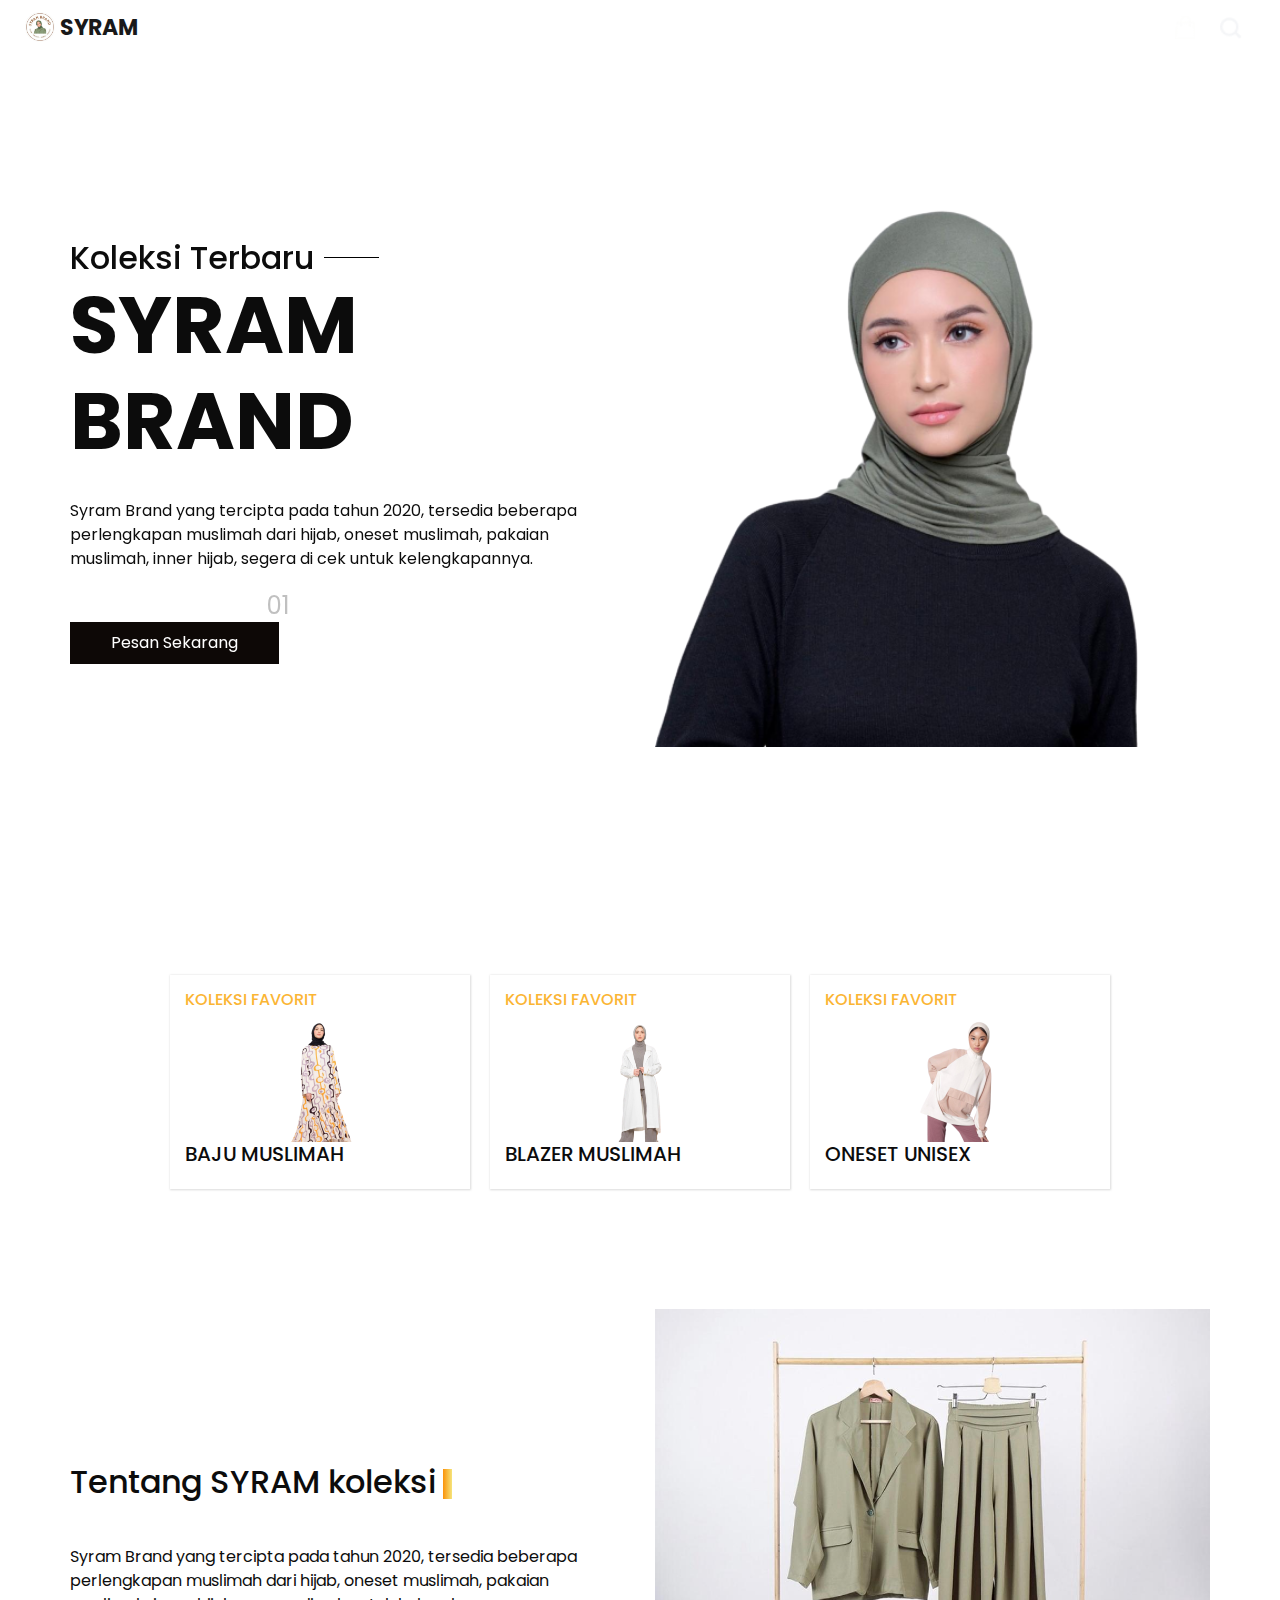
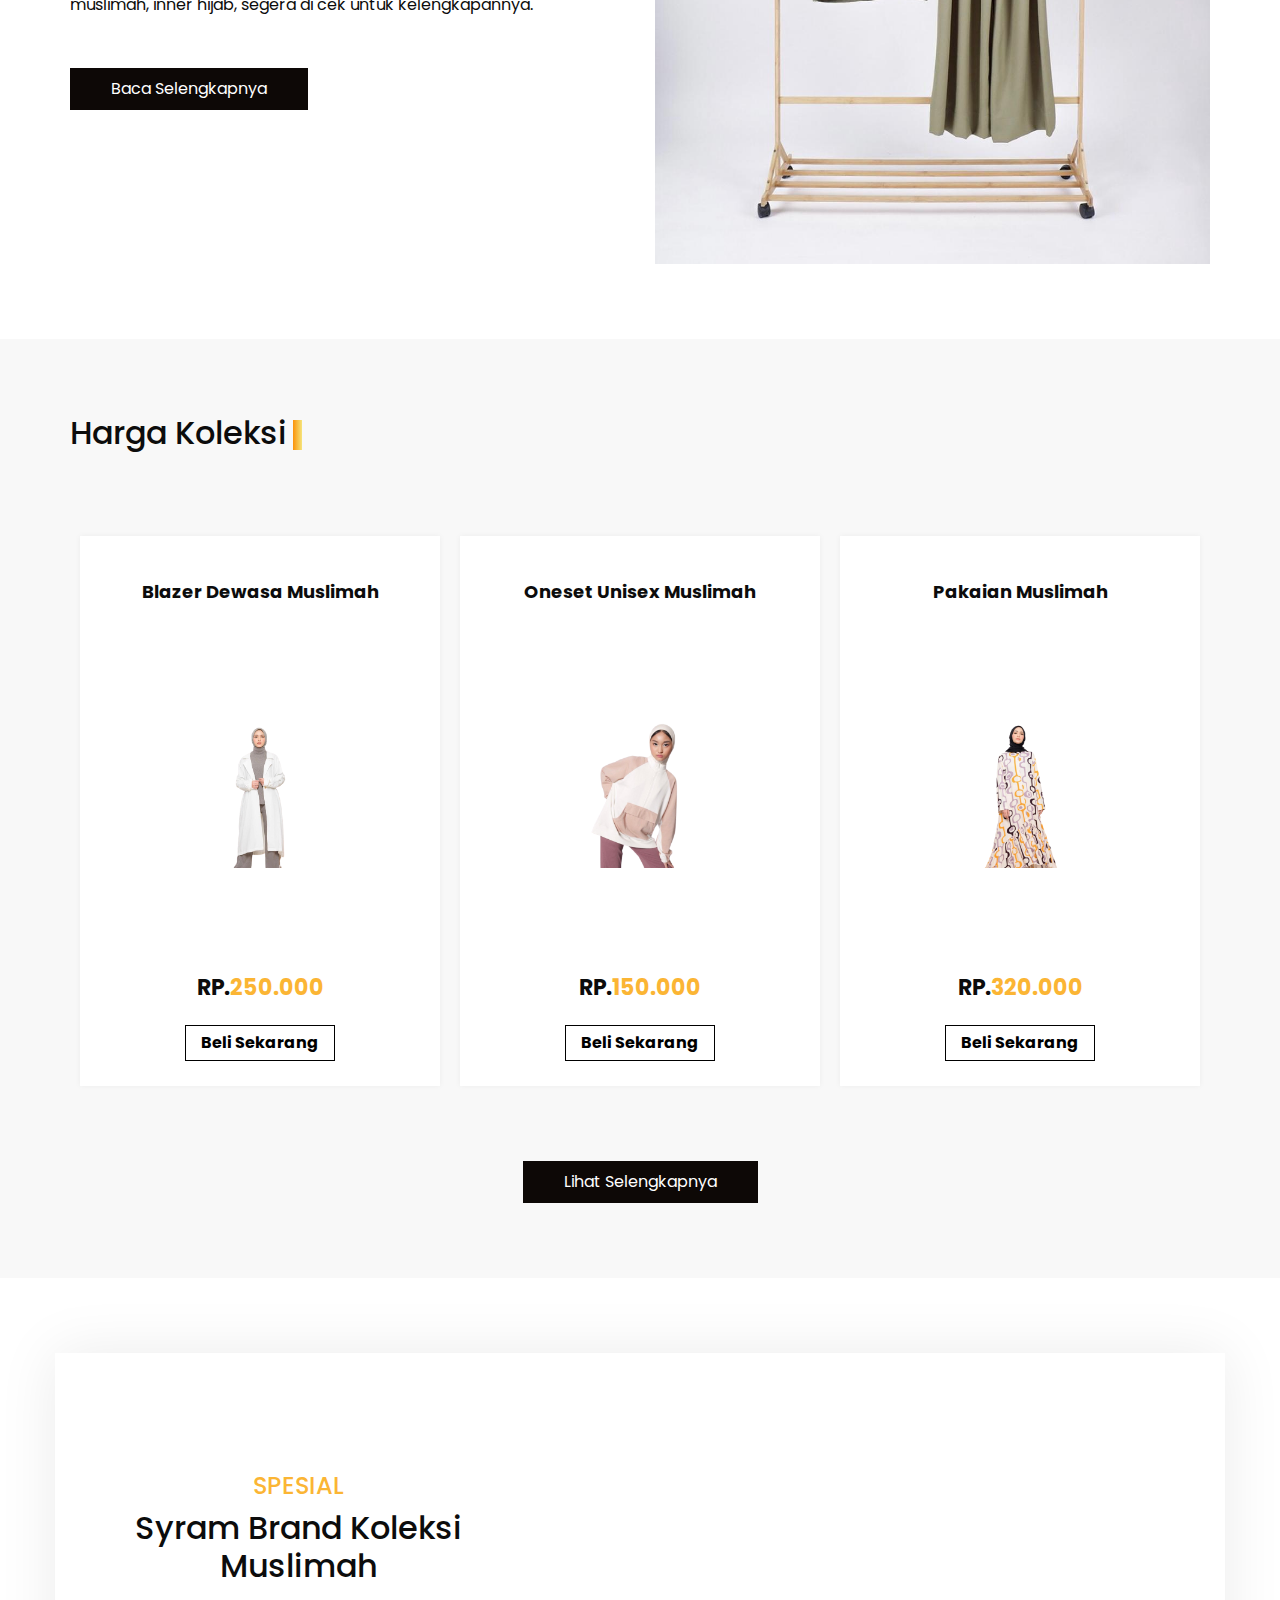
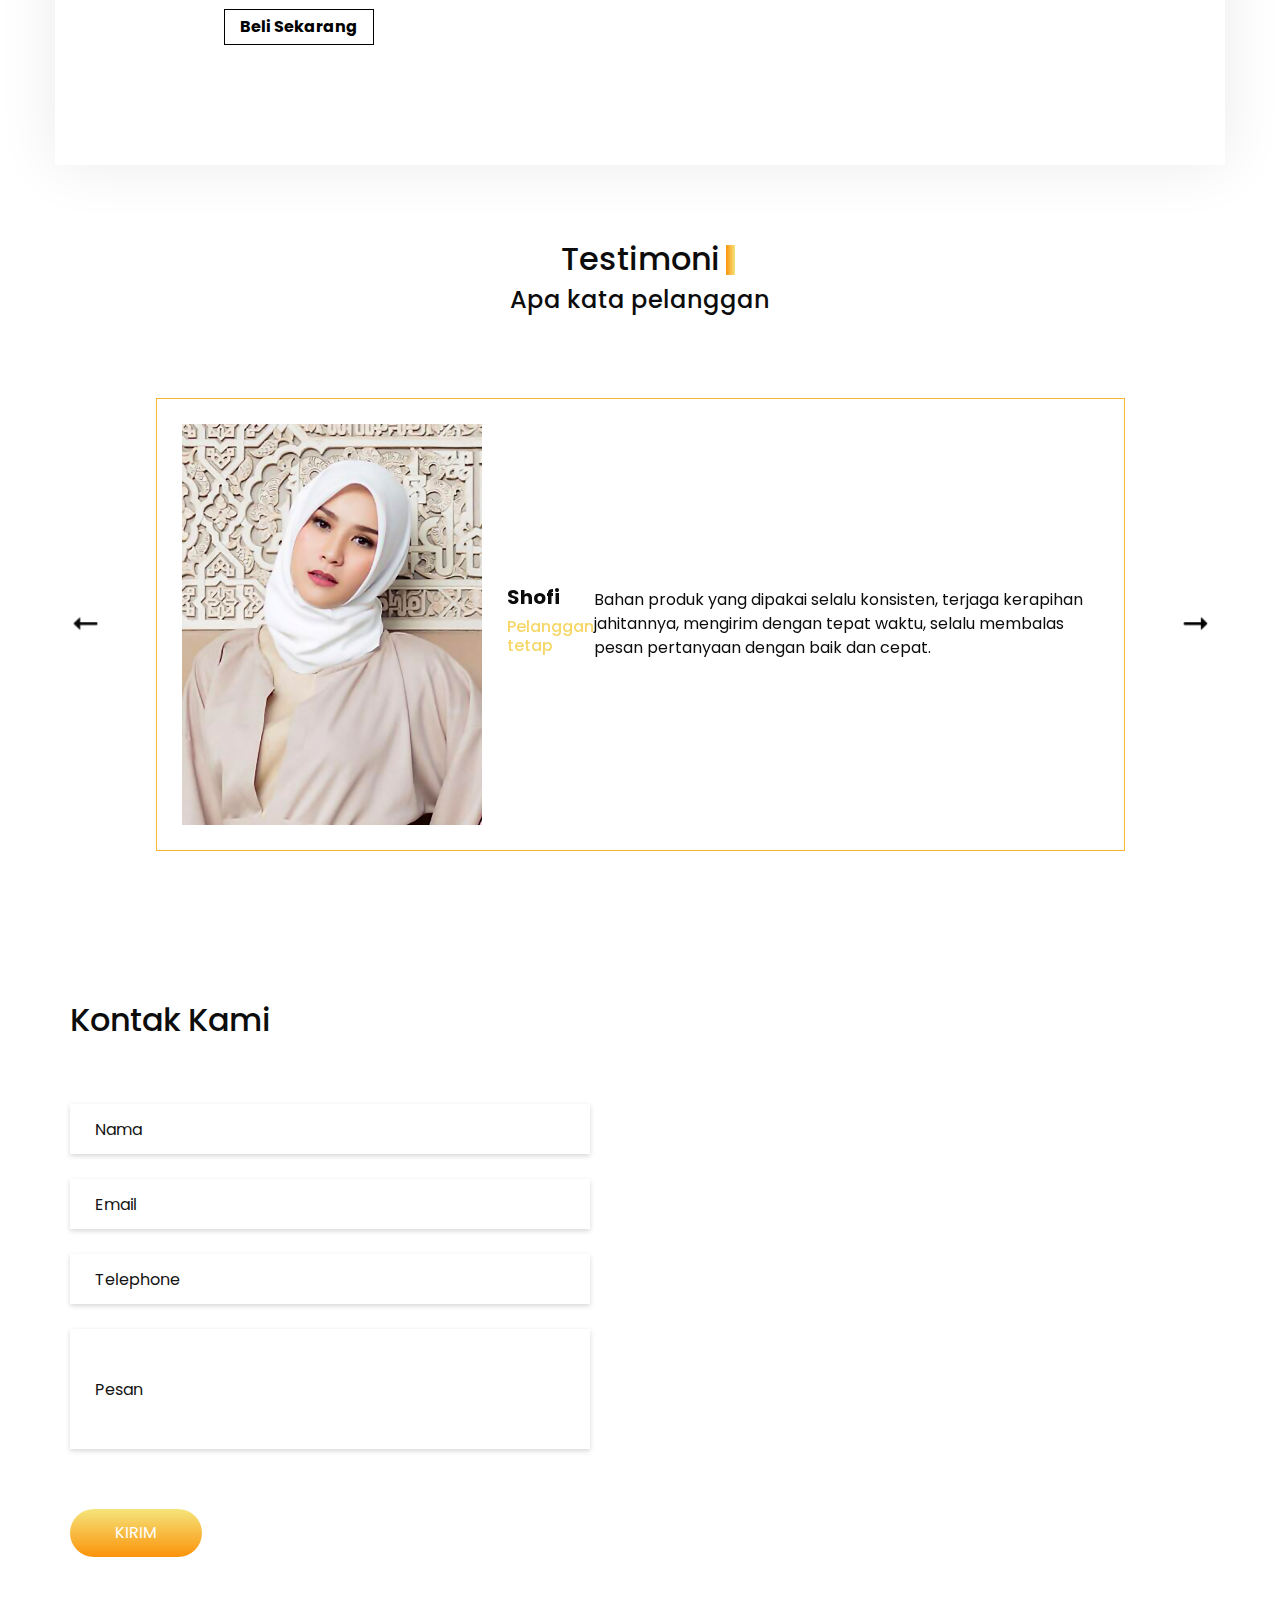
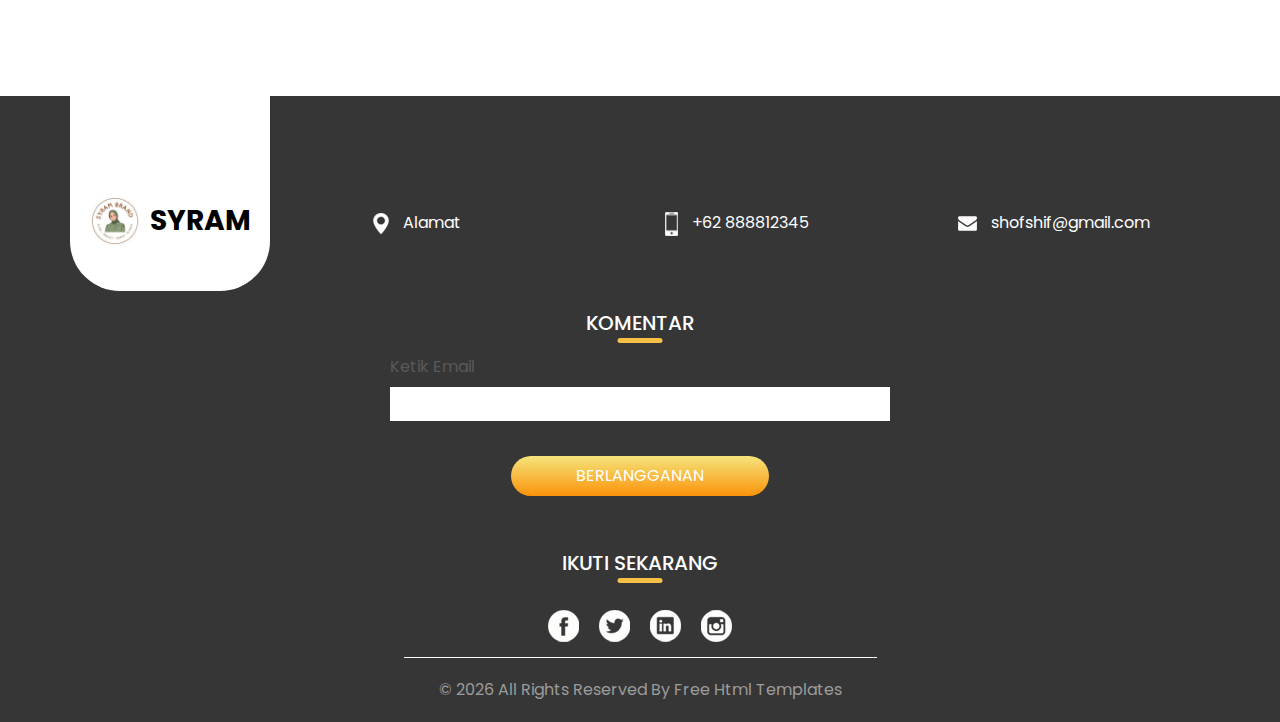
<file: index.html>
<!DOCTYPE html>
<html>

<head>
  <!-- Basic -->
  <meta charset="utf-8" />
  <meta http-equiv="X-UA-Compatible" content="IE=edge" />
  <!-- Mobile Metas -->
  <meta name="viewport" content="width=device-width, initial-scale=1, shrink-to-fit=no" />
  <!-- Site Metas -->
  <meta name="keywords" content="" />
  <meta name="description" content="" />
  <meta name="author" content="" />

  <title>SYRAM</title>

  <!-- slider stylesheet -->
  <link rel="stylesheet" type="text/css" href="https://cdnjs.cloudflare.com/ajax/libs/OwlCarousel2/2.1.3/assets/owl.carousel.min.css" />

  <!-- bootstrap core css -->
  <link rel="stylesheet" type="text/css" href="css/bootstrap.css" />

  <!-- fonts style -->
  <link href="https://fonts.googleapis.com/css?family=Baloo+Chettan|Poppins:400,600,700&display=swap" rel="stylesheet">
  <!-- Custom styles for this template -->
  <link href="css/style.css" rel="stylesheet" />
  <!-- responsive style -->
  <link href="css/responsive.css" rel="stylesheet" />
</head>

<body>

  <div class="hero_area">
    <!-- header section strats -->
    <header class="header_section">
      <div class="container-fluid">
        <nav class="navbar navbar-expand-lg custom_nav-container ">
          <a class="navbar-brand" href="index.html">
            <img src="images/logooooo.png" alt="">
            <span>
              SYRAM
            </span>
          </a>
          <button class="navbar-toggler" type="button" data-toggle="collapse" data-target="#navbarSupportedContent" aria-controls="navbarSupportedContent" aria-expanded="false" aria-label="Toggle navigation">
            <span class="navbar-toggler-icon"></span>
          </button>

          <div class="collapse navbar-collapse" id="navbarSupportedContent">
            <div class="d-flex ml-auto flex-column flex-lg-row align-items-center">
              <ul class="navbar-nav  ">
                <li class="nav-item active">
                  <a class="nav-link" href="index.html">Halaman <span class="sr-only">(current)</span></a>
                </li>
                <li class="nav-item">
                  <a class="nav-link" href="about.html"> Tentang</a>
                </li>
                <li class="nav-item">
                  <a class="nav-link" href="syram.html">Syram Brand</a>
                </li>
                <li class="nav-item">
                  <a class="nav-link" href="contact.html">Kontak</a>
                </li>
                <li class="nav-item">
                  <a class="nav-link" href="#">Masuk</a>
                </li>
              </ul>

            </div>
            <div class="quote_btn-container ">
              <a href="">
                <img src="images/cart.png" alt="">
                <div class="cart_number">
                  0
                </div>
              </a>
              <form class="form-inline">
                <button class="btn  my-2 my-sm-0 nav_search-btn" type="submit"></button>
              </form>
            </div>
          </div>
        </nav>
      </div>
    </header>
    <!-- end header section -->
    <!-- slider section -->
    <section class=" slider_section position-relative">
      <div class="design-box">
      </div>
      <div class="slider_number-container d-none d-md-block">
        <div class="number-box">
          <span>
           20
          </span>
          <hr>
          <span class="jwel">
            S <br>
            Y <br>
            R <br>
            A <br>
            M <br>
          </span>
          <hr>
          <span>
            22
          </span>
        </div>
      </div>
      <div class="container">
        <div id="carouselExampleIndicators" class="carousel slide" data-ride="carousel">
          <ol class="carousel-indicators">
            <li data-target="#carouselExampleIndicators" data-slide-to="0" class="active">01</li>
            <li data-target="#carouselExampleIndicators" data-slide-to="1">02</li>
            <li data-target="#carouselExampleIndicators" data-slide-to="2">03</li>
          </ol>
          <div class="carousel-inner">
            <div class="carousel-item active">
              <div class="row">
                <div class="col-md-6">
                  <div class="detail_box">
                    <h2>
                      <span>Koleksi Terbaru</span>
                      <hr>
                    </h2>
                    <h1>
                      Syram Brand
                    </h1>
                    <p>
                      Syram Brand yang tercipta pada tahun 2020, tersedia beberapa perlengkapan muslimah dari hijab, oneset muslimah, pakaian muslimah, inner hijab, segera di cek untuk kelengkapannya.
                    </p>
                    <div>
                      <a href="">Pesan Sekarang</a>
                    </div>
                  </div>
                </div>
                <div class="col-md-6">
                  <div class="img-box">
                    <img src="images/jilbab.png" alt="">
                  </div>
                </div>
              </div>
            </div>
            <div class="carousel-item ">
              <div class="row">
                <div class="col-md-6">
                  <div class="detail_box">
                    <h2>
                      <span> Koleksi Terbaru </span>
                      <hr>
                    </h2>
                    <h1>
                      Syram Brand
                    </h1>
                    <p>
                      Pakaian muslimah yang modern dan modis, dari pakaian muslimah, inner, onseset unisex yang bisa dipakai oleh anak-anak, remaja, dan dewasa.
                    </p>
                    <div>
                      <a href="">Pesan Sekarang</a>
                    </div>
                  </div>
                </div>
                <div class="col-md-6">
                  <div class="img-box">
                    <img src="images/jilbab.png" alt="">
                  </div>
                </div>
              </div>
            </div>
            <div class="carousel-item ">
              <div class="row">
                <div class="col-md-6">
                  <div class="detail_box">
                    <h2>
                      <span>Koleksi Terbaru</span>
                      <hr>
                    </h2>
                    <h1>
                      Syram Brand
                    </h1>
                    <p>
                      Pakaian muslimah yang modern dan modis, dari pakaian muslimah, inner, onseset unisex yang bisa dipakai oleh anak-anak, remaja, dan dewasa.
                    </p>
                    <div>
                      <a href="">Pesan Sekarang</a>
                    </div>
                  </div>
                </div>
                <div class="col-md-6">
                  <div class="img-box">
                    <img src="images/jilbab.png" alt="">
                  </div>
                </div>
              </div>
            </div>
          </div>
        </div>
      </div>

    </section>
    <!-- end slider section -->
  </div>

  <!-- item section -->

  <div class="item_section layout_padding2">
    <div class="container">
      <div class="item_container">
        <div class="box">
          <div class="price">
            <h6>
              KOLEKSI FAVORIT
            </h6>
          </div>
          <div class="img-box">
            <img src="images/bajumuslimah.png" alt="">
          </div>
          <div class="name">
            <h5>
              Baju muslimah
            </h5>
          </div>
        </div>
        <div class="box">
          <div class="price">
            <h6>
              KOLEKSI FAVORIT
            </h6>
          </div>
          <div class="img-box">
            <img src="images/blazermuslimah.png" alt="">
          </div>
          <div class="name">
            <h5>
              Blazer muslimah
            </h5>
          </div>
        </div>
        <div class="box">
          <div class="price">
            <h6>
              KOLEKSI FAVORIT
            </h6>
          </div>
          <div class="img-box">
            <img src="images/oneset.png" alt="">
          </div>
          <div class="name">
            <h5>
              Oneset Unisex
            </h5>
          </div>
        </div>
      </div>
    </div>
  </div>

  <!-- end item section -->

  <!-- about section -->

  <section class="about_section layout_padding2-top layout_padding-bottom">
    <div class="design-box">
    </div>
    <div class="container">
      <div class="row">
        <div class="col-md-6">
          <div class="detail-box">
            <div class="heading_container">
              <h2>
                Tentang SYRAM koleksi
              </h2>
            </div>
            <p>
              Syram Brand yang tercipta pada tahun 2020, tersedia beberapa perlengkapan muslimah dari hijab, oneset muslimah, pakaian muslimah, inner hijab, segera di cek untuk kelengkapannya.
            </p>
            <div>
              <a href="">
                Baca Selengkapnya
              </a>
            </div>
          </div>
        </div>
        <div class="col-md-6">
          <div class="img-box">
            <img src="images/oneset2.png" alt="">
          </div>
        </div>
      </div>
    </div>
  </section>

  <!-- end about section -->

  <!-- price section -->

  <section class="price_section layout_padding">
    <div class="container">
      <div class="heading_container">
        <h2>
          Harga Koleksi
        </h2>
      </div>
      <div class="price_container">
        <div class="box">
          <div class="name">
            <h6>
              Blazer Dewasa Muslimah
            </h6>
          </div>
          <div class="img-box">
            <img src="images/blazermuslimah.png" alt="">
          </div>
          <div class="detail-box">
            <h5>
              Rp.<span>250.000</span>
            </h5>
            <a href="">
              Beli Sekarang
            </a>
          </div>
        </div>
        <div class="box">
          <div class="name">
            <h6>
              Oneset Unisex Muslimah
            </h6>
          </div>
          <div class="img-box">
            <img src="images/oneset.png" alt="">
          </div>
          <div class="detail-box">
            <h5>
              Rp.<span>150.000</span>
            </h5>
            <a href="">
              Beli Sekarang
            </a>
          </div>
        </div>
        <div class="box">
          <div class="name">
            <h6>
              Pakaian Muslimah
            </h6>
          </div>
          <div class="img-box">
            <img src="images/bajumuslimah.png" alt="">
          </div>
          <div class="detail-box">
            <h5>
              Rp.<span>320.000</span>
            </h5>
            <a href="">
              Beli Sekarang
            </a>
          </div>
        </div>
      </div>
      <div class="d-flex justify-content-center">
        <a href="" class="price_btn">
          Lihat Selengkapnya
        </a>
      </div>
    </div>
  </section>

  <!-- end price section -->

  <!-- ring section -->

  <section class="ring_section layout_padding">
    <div class="design-box">
    </div>
    <div class="container">
      <div class="ring_container layout_padding2">
        <div class="row">
          <div class="col-md-5">
            <div class="detail-box">
              <h4>
                Spesial
              </h4>
              <h2>
                Syram Brand Koleksi Muslimah
              </h2>
              <a href="">
                Beli Sekarang
              </a>
            </div>
          </div>
          <div class="col-md-7">
            <div class="img-box">
              <iframe width="560" height="315" src="https://www.youtube.com/embed/qdu9rKOqFwo" title="YouTube video player" frameborder="0" allow="accelerometer; autoplay; clipboard-write; encrypted-media; gyroscope; picture-in-picture" allowfullscreen></iframe>
            </div>
          </div>
        </div>
      </div>
    </div>
  </section>

  <!-- end ring section -->

  <!-- client section -->

  <section class="client_section">
    <div class="container">
      <div class="heading_container">
        <h2>
          Testimoni
        </h2>
      </div>
      <h4 class="secondary_heading">
        Apa kata pelanggan
      </h4>
      <div id="carouselExampleControls" class="carousel slide" data-ride="carousel">
        <div class="carousel-inner">
          <div class="carousel-item active">
            <div class="client_container">
              <div class="client-id">
                <div class="img-box">
                  <img src="images/Zaskia-Adya-Mecca.png" alt="">
                </div>
                <div class="name">
                  <h5>
                    Shofi
                  </h5>
                  <h6>
                    Pelanggan tetap
                  </h6>
                </div>
              </div>
              <div class="detail-box">
                <p>
                  Bahan produk yang dipakai selalu konsisten, terjaga kerapihan jahitannya, mengirim dengan tepat waktu, selalu membalas pesan pertanyaan dengan baik dan cepat.
                </p>
              </div>
            </div>
          </div>
          <div class="carousel-item">
            <div class="client_container">
              <div class="client-id">
                <div class="img-box">
                  <img src="images/pelanggan2.png" alt="">
                </div>
                <div class="name">
                  <h5>
                    Shiva
                  </h5>
                  <h6>
                    Pelanggan 
                  </h6>
                </div>
              </div>
              <div class="detail-box">
                <p>
                  Bahan yang digunakan untuk produk selalu sama tidak pernah berubah, menjaga keselamatan produk dengan baik.
                </p>
              </div>
            </div>
          </div>
          <div class="carousel-item">
            <div class="client_container">
              <div class="client-id">
                <div class="img-box">
                  <img src="images/fotopelanggan.png" alt="">
                </div>
                <div class="name">
                  <h5>
                    Dinda
                  </h5>
                  <h6>
                    Pelanggan tetap
                  </h6>
                </div>
              </div>
              <div class="detail-box">
                <p>
                  Bahan produk yang dipakai selalu konsisten, terjaga kerapihan jahitannya, mengirim dengan tepat waktu, selalu membalas pesan pertanyaan dengan baik dan cepat.
                </p>
              </div>
            </div>
          </div>
        </div>
        <a class="carousel-control-prev" href="#carouselExampleControls" role="button" data-slide="prev">
          <span class="carousel-control-prev-icon" aria-hidden="true"></span>
          <span class="sr-only">Kembali</span>
        </a>
        <a class="carousel-control-next" href="#carouselExampleControls" role="button" data-slide="next">
          <span class="carousel-control-next-icon" aria-hidden="true"></span>
          <span class="sr-only">Selanjutnya</span>
        </a>
      </div>

    </div>
  </section>

  <!-- end client section -->

  <!-- contact section -->

  <section class="contact_section layout_padding">
    <div class="design-box">
    </div>
    <div class="container ">
      <div class="">
        <h2 class="">
          Kontak Kami
        </h2>
      </div>

    </div>
    <div class="container">
      <div class="row">
        <div class="col-md-6">
          <form action="">
            <div>
              <input type="text" placeholder="Nama" />
            </div>
            <div>
              <input type="email" placeholder="Email" />
            </div>
            <div>
              <input type="text" placeholder="Telephone" />
            </div>
            <div>
              <input type="text" class="message-box" placeholder="Pesan" />
            </div>
            <div class="d-flex ">
              <button>
                KIRIM
              </button>
            </div>
          </form>
        </div>
        <div class="col-md-6">
          <div class="map_container">
            <div class="map-responsive">
              <iframe width="520" height="400" frameborder="0" scrolling="no" marginheight="0" marginwidth="0" id="gmap_canvas" src="https://maps.google.com/maps?width=520&amp;height=400&amp;hl=en&amp;q=%20Jakarta+()&amp;t=&amp;z=12&amp;ie=UTF8&amp;iwloc=B&amp;output=embed"></iframe><a href='https://maps-generator.com/'></a>
            </div>
          </div>
        </div>
      </div>
    </div>
  </section>

  <!-- end contact section -->

  <!-- info section -->
  <section class="info_section ">
    <div class="container">
      <div class="info_container">
        <div class="row">
          <div class="col-md-3">
            <div class="info_logo">
              <a href="">
                <img src="images/logooooo.png" alt="">
                <span>
                  Syram
                </span>
              </a>
            </div>
          </div>
          <div class="col-md-3">
            <div class="info_contact">
              <a href="">
                <img src="images/location.png" alt="">
                <span>
                  Alamat
                </span>
              </a>
            </div>
          </div>
          <div class="col-md-3">
            <div class="info_contact">
              <a href="">
                <img src="images/phone.png" alt="">
                <span>
                 +62 888812345
                </span>
              </a>
            </div>
          </div>
          <div class="col-md-3">
            <div class="info_contact">
              <a href="">
                <img src="images/mail.png" alt="">
                <span>
                  shofshif@gmail.com
                </span>
              </a>
            </div>
          </div>
        </div>
        <div class="info_form">
          <div class="d-flex justify-content-center">
            <h5 class="info_heading">
              Komentar
            </h5>
          </div>
          <form action="">
            <div class="email_box">
              <label for="email2">Ketik Email</label>
              <input type="text" id="email2">
            </div>
            <div>
              <button>
                Berlangganan
              </button>
            </div>
          </form>
        </div>
        <div class="info_social">
          <div class="d-flex justify-content-center">
            <h5 class="info_heading">
              Ikuti Sekarang
            </h5>
          </div>
          <div class="social_box">
            <a href="">
              <img src="images/fb.png" alt="">
            </a>
            <a href="">
              <img src="images/twitter.png" alt="">
            </a>
            <a href="">
              <img src="images/linkedin.png" alt="">
            </a>
            <a href="">
              <img src="images/insta.png" alt="">
            </a>
          </div>
        </div>
      </div>
    </div>
  </section>

  <!-- end info_section -->

  <!-- footer section -->
  <section class="container-fluid footer_section">
    <p>
      &copy; <span id="displayYear"></span> All Rights Reserved By
      <a href="https://html.design/">Free Html Templates</a>
    </p>
  </section>
  <!-- footer section -->

  <script type="text/javascript" src="js/jquery-3.4.1.min.js"></script>
  <script type="text/javascript" src="js/bootstrap.js"></script>
  <script type="text/javascript" src="js/custom.js"></script>
</body>

</html>
</file>
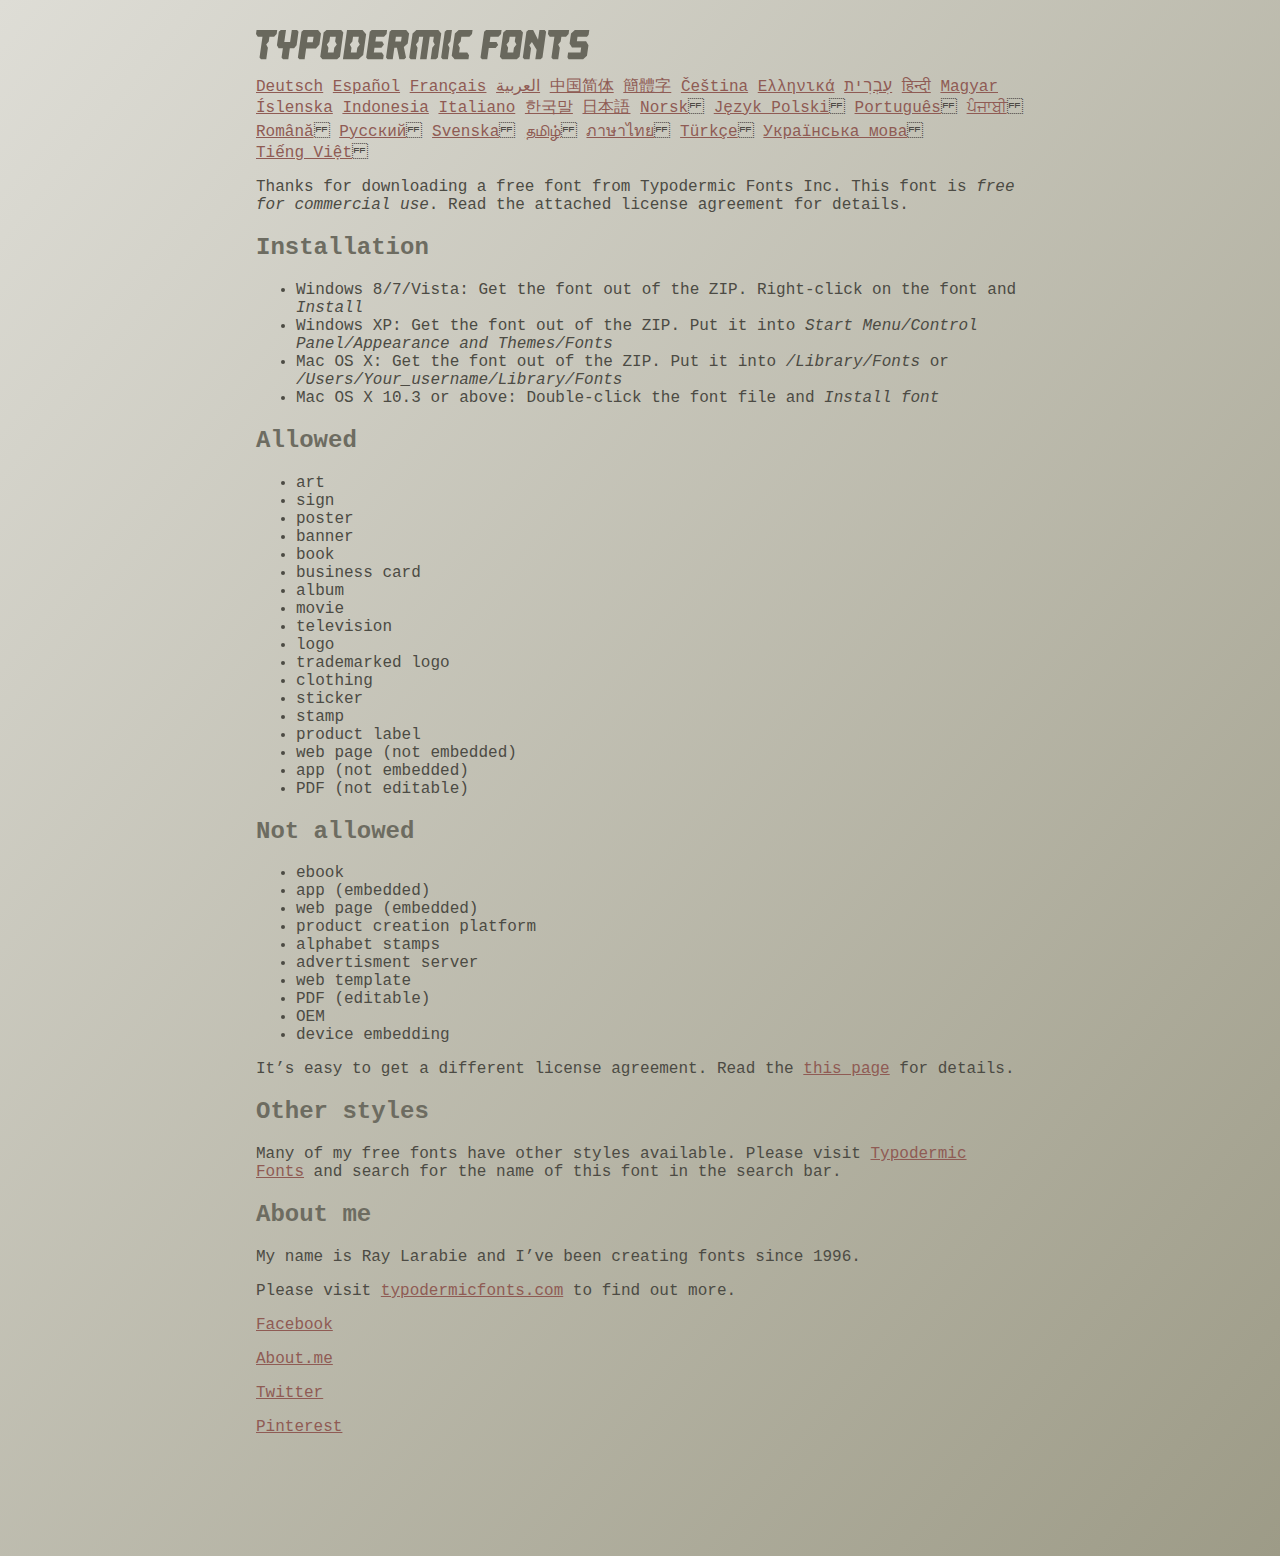
<file: fonts/ethnocentric/read-this.html>
<head>
<meta http-equiv="Content-Type" content="text/html; charset=utf-8">
<title>Typodermic Fonts Inc. Freeware Font instructions 2014</title>
<style type="text/css">
body {
	margin:30px 20% 120px 20%;
	padding:0px;
	font-family:Consolas, Courier, sans-serif;
	color:#4c4b44;
	background-color:#c2c1b3;

/* IE10 Consumer Preview */ 
background-image: -ms-linear-gradient(top left, #DEDDD6 0%, #9D9B87 100%);

/* Mozilla Firefox */ 
background-image: -moz-linear-gradient(top left, #DEDDD6 0%, #9D9B87 100%);

/* Opera */ 
background-image: -o-linear-gradient(top left, #DEDDD6 0%, #9D9B87 100%);

/* Webkit (Safari/Chrome 10) */ 
background-image: -webkit-gradient(linear, left top, right bottom, color-stop(0, #DEDDD6), color-stop(1, #9D9B87));

/* Webkit (Chrome 11+) */ 
background-image: -webkit-linear-gradient(top left, #DEDDD6 0%, #9D9B87 100%);

/* W3C Markup, IE10 Release Preview */ 
background-image: linear-gradient(to bottom right, #DEDDD6 0%, #9D9B87 100%);

	}
h2 {color:#6d6c61;}
a {color:#8f5b54;}
a:hover {color:#ffffff; background-color:#9a998c;}
</style>
</head>

<body>

<svg width="350px" height="30px">
	<path fill="#69685D" d="M0,4.006L0.554,0h20.674l-0.553,4.006l-2.559,2.772h-4.688l-0.682,4.816l-2.515,3.026l1.663,3.07
		l-1.62,11.594H4.987l-1.448-1.79l2.94-20.716H1.791L0,4.006z"/>
	<path fill="#69685D" d="M35.8,0h5.285l1.408,1.791l-1.876,13.343l-2.515,3.111h-4.264l-1.534,11.04h-5.286l-1.449-1.79l1.322-9.25
		h-4.263l-1.705-3.111l1.875-13.343L24.76,0h5.242l-1.706,12.064h5.799L35.8,0z"/>
	<path fill="#69685D" d="M62.09,0l2.899,3.453L63.412,14.58l-3.496,3.962h-9.805l-1.491,10.742h-5.244l-1.493-1.79l3.625-25.704
		L47.469,0H62.09z M50.965,12.362h5.797l0.81-5.583h-5.799L50.965,12.362z"/>
	<path fill="#69685D" d="M64.256,26.642l3.367-24.041L70.523,0h14.664l2.132,2.601l-3.368,24.041l-2.856,2.643H66.431L64.256,26.642
		z M73.335,11.595l-2.514,3.026l1.663,3.07l-0.683,4.816H77.6l0.68-4.816l2.516-3.07l-1.663-3.026l0.681-4.816h-5.796L73.335,11.595
		z"/>
	<path fill="#69685D" d="M86.926,29.285L91.017,0h15.518l3.581,4.307l-2.899,20.673l-4.774,4.305H86.926z M96.345,11.595
		l-2.515,3.026l1.664,3.07l-0.683,4.816h5.798l0.681-4.816l2.516-3.07l-1.663-3.026l0.681-4.816h-5.796L96.345,11.595z"/>
	<path fill="#69685D" d="M127.114,29.285h-15.473l-1.492-1.79l3.624-25.704L115.731,0h15.389l-0.554,4.006l-2.557,2.772h-7.971
		l-0.684,4.816h6.906l1.662,3.026l-2.515,3.111h-6.905l-0.683,4.775h8.057l1.791,2.771L127.114,29.285z"/>
	<path fill="#69685D" d="M150.21,0l2.898,3.453l-1.405,9.977l-3.881,3.452l2.217,10.613l-1.748,1.79h-4.944l-2.387-11.553h-2.6
		l-1.622,11.553h-5.241l-1.493-1.79l3.624-25.704L135.588,0H150.21z M145.691,6.779h-5.796l-0.683,4.816h5.799L145.691,6.779z"/>
	<path fill="#69685D" d="M159.92,29.285h-5.242l-1.492-1.79l3.41-24.042L160.432,0h21.911l2.897,3.453l-3.409,24.042l-1.876,1.79
		h-5.284l1.617-11.594l2.517-3.07l-1.662-3.026l0.681-4.816h-4.092l-3.154,22.506h-6.522l3.155-22.506h-4.134l-0.683,4.816
		l-2.515,3.026l1.663,3.07L159.92,29.285z"/>
	<path fill="#69685D" d="M191.879,29.285h-5.244l-1.492-1.79l3.624-25.704L190.728,0h5.242l-1.619,11.595l-2.516,3.026l1.663,3.07
		L191.879,29.285z"/>
	<path fill="#69685D" d="M213.018,25.279l-0.554,4.006h-13.854l-2.899-3.494l3.156-22.338L202.702,0h13.854l-0.555,4.006
		l-2.558,2.772h-8.1l-0.683,4.816l-2.515,3.026l1.663,3.07l-0.683,4.816h8.1L213.018,25.279z"/>
	<path fill="#69685D" d="M226.007,29.285l-1.492-1.79l3.624-25.704L230.1,0h15.473l-0.554,4.006l-2.557,2.772h-8.058l-0.724,5.115
		h6.818l1.664,3.07l-2.557,3.11h-6.82l-1.535,11.211H226.007z"/>
	<path fill="#69685D" d="M243.903,26.642l3.368-24.041L250.17,0h14.663l2.131,2.601l-3.367,24.041l-2.855,2.643h-14.664
		L243.903,26.642z M252.983,11.595l-2.516,3.026l1.662,3.07l-0.681,4.816h5.796l0.684-4.816l2.515-3.07l-1.664-3.026l0.684-4.816
		h-5.798L252.983,11.595z"/>
	<path fill="#69685D" d="M280.639,19.822l-4.731-7.758l-2.516,3.069l1.662,3.069l-1.533,11.082h-5.244l-1.493-1.79l3.626-25.704
		L272.37,0h4.773l4.902,9.677L283.41,0h5.285l1.407,1.791l-3.623,25.704l-1.877,1.79h-5.285L280.639,19.822z"/>
	<path fill="#69685D" d="M291.926,4.006L292.48,0h20.674l-0.554,4.006l-2.557,2.772h-4.691l-0.681,4.816l-2.516,3.026l1.664,3.07
		l-1.621,11.594h-5.285l-1.451-1.79l2.942-20.716h-4.689L291.926,4.006z"/>
	<path fill="#69685D" d="M325.168,17.478h-9.209l-2.387-3.923l1.45-10.102L318.857,0h14.452l-0.682,4.86l-1.621,1.918h-9.506
		l-0.64,4.561h9.208l2.388,3.878l-1.493,10.572l-3.836,3.494h-14.579l-1.107-1.917l0.682-4.86h12.362L325.168,17.478z"/>
</svg>

<br>

<p translate="no">

<a href="http://translate.google.com/translate?hl=en&sl=en&tl=de&u=http://typodermicfonts.com/wp-content/uploads/2014/02/read-this.html&sandbox=0&usg=ALkJrhivq6___mill12Uw6fPvMWyJxstkw">Deutsch</a>

<a href="http://translate.google.com/translate?hl=en&sl=en&tl=es&u=http://typodermicfonts.com/wp-content/uploads/2014/02/read-this.html&sandbox=0&usg=ALkJrhjAt3cpinDeMTX6Ro8UcZFqaE8K5Q">Español</a>

<a href="http://translate.google.com/translate?hl=en&sl=en&tl=fr&u=http://typodermicfonts.com/wp-content/uploads/2014/02/read-this.html&sandbox=0&usg=ALkJrhjObLPhFyyhwigF-dBoOZ3eXYdDsw">Français</a>

<a href="http://translate.google.com/translate?hl=en&sl=en&tl=ar&u=http://typodermicfonts.com/wp-content/uploads/2014/02/read-this.html&sandbox=0&usg=ALkJrhg2hs-st3zodt-AjmoeuPHfyJsTEg">العربية</a>

<a href="http://translate.google.com/translate?hl=en&sl=en&tl=zh-CN&u=http://typodermicfonts.com/wp-content/uploads/2014/02/read-this.html&sandbox=0&usg=ALkJrhiilVnjG1Ks0DN7UyRqbKExhxAT-Q">中国简体</a>

<a href="http://translate.google.com/translate?hl=en&sl=en&tl=zh-TW&u=http://typodermicfonts.com/wp-content/uploads/2014/02/read-this.html&sandbox=0&usg=ALkJrhiSCPRAYToARlHI4kxIK9eCIFKQhw">簡體字</a>

<a href="http://translate.google.com/translate?hl=en&sl=en&tl=cs&u=http://typodermicfonts.com/wp-content/uploads/2014/02/read-this.html&sandbox=0&usg=ALkJrhj3z2HOOmCXLT-ApYW2SCeBvTGvTA">Čeština</a>

<a href="http://translate.google.com/translate?hl=en&sl=en&tl=el&u=http://typodermicfonts.com/wp-content/uploads/2014/02/read-this.html&sandbox=0&usg=ALkJrhhoORG-43TvZ2NVrll3T0oyOZE0VA">Ελληνικά</a>

<a href="http://translate.google.com/translate?hl=en&sl=en&tl=iw&u=http://typodermicfonts.com/wp-content/uploads/2014/02/read-this.html&sandbox=0&usg=ALkJrhiP4kLXdDxVNuV6-9tHJ8Tbt-1xKw">עִבְרִית</a>

<a href="http://translate.google.com/translate?hl=en&sl=en&tl=hi&u=http://typodermicfonts.com/wp-content/uploads/2014/02/read-this.html&sandbox=0&usg=ALkJrhhJmUufReWrMTSaGKPPOqV7q5jpGQ">हिन्दी</a>

<a href="http://translate.google.com/translate?hl=en&sl=en&tl=hu&u=http://typodermicfonts.com/wp-content/uploads/2014/02/read-this.html&sandbox=0&usg=ALkJrhgfcL_UwP3jkr6Vvq35rkhETFuTug">Magyar</a>

<a href="http://translate.google.com/translate?hl=en&sl=en&tl=is&u=http://typodermicfonts.com/wp-content/uploads/2014/02/read-this.html&sandbox=0&usg=ALkJrhjpK9lELyRP50Vv3RNgqCJDb6d-GQ">Íslenska</a>

<a href="http://translate.google.com/translate?hl=en&sl=en&tl=id&u=http://typodermicfonts.com/wp-content/uploads/2014/02/read-this.html&sandbox=0&usg=ALkJrhiExV3gmyXBUVqcwNiGiUWQSRrgIQ">Indonesia</a>

<a href="http://translate.google.com/translate?hl=en&sl=en&tl=it&u=http://typodermicfonts.com/wp-content/uploads/2014/02/read-this.html&sandbox=0&usg=ALkJrhgMr2_uulaLYRSFz8C34rtcbN6XEg">Italiano</a>

<a href="http://translate.google.com/translate?hl=en&sl=en&tl=ko&u=http://typodermicfonts.com/wp-content/uploads/2014/02/read-this.html&sandbox=0&usg=ALkJrhhl_nNXiOMIiBERq879UXH1XYfZGw">한국말</a>

<a href="http://translate.google.com/translate?hl=en&ie=UTF8&prev=_t&sl=en&tl=ja&u=http://typodermicfonts.com/wp-content/uploads/2014/02/read-this.html&sandbox=0&usg=ALkJrhi2FvSFgSUub72-Sq2moIRAosCiLA">日本語</a>

<a href="http://translate.google.com/translate?hl=en&sl=en&tl=no&u=http://typodermicfonts.com/wp-content/uploads/2014/02/read-this.html&sandbox=0&usg=ALkJrhhnf9AGd5hfxwA04e1w-tfYPha1ww">Norsk</a>
<a href="http://translate.google.com/translate?hl=en&sl=en&tl=pl&u=http://typodermicfonts.com/wp-content/uploads/2014/02/read-this.html&sandbox=0&usg=ALkJrhjZTe5eJRrZffLe0zgqEHPrMb8pOQ">Język&nbsp;Polski</a>
<a href="http://translate.google.com/translate?hl=en&sl=en&tl=pt-BR&u=http://typodermicfonts.com/wp-content/uploads/2014/02/read-this.html&sandbox=0&usg=ALkJrhg-zp3i6AcZCv02ONjZ5YvkcCFDBw">Português</a>
<a href="http://translate.google.com/translate?hl=en&sl=en&tl=pa&u=http://typodermicfonts.com/wp-content/uploads/2014/02/read-this.html&sandbox=0&usg=ALkJrhhPEMoYvW59_DJT7y6fxgG2IMh23A">ਪੰਜਾਬੀ</a>
<a href="http://translate.google.com/translate?hl=en&sl=en&tl=ro&u=http://typodermicfonts.com/wp-content/uploads/2014/02/read-this.html&sandbox=0&usg=ALkJrhgD0R8zxuQQh-YmFpQTJdvjhAYm2A">Română</a>
<a href="http://translate.google.com/translate?hl=en&sl=en&tl=ru&u=http://typodermicfonts.com/wp-content/uploads/2014/02/read-this.html&sandbox=0&usg=ALkJrhgI6c7Pd-FCcipT4xc2NPTefj5JJg">Русский</a>
<a href="http://translate.google.com/translate?hl=en&sl=en&tl=sv&u=http://typodermicfonts.com/wp-content/uploads/2014/02/read-this.html&sandbox=0&usg=ALkJrhhA8gW_-rjCbZQ5TK46zFMB3_StEQ">Svenska</a>
<a href="http://translate.google.com/translate?hl=en&sl=en&tl=ta&u=http://typodermicfonts.com/wp-content/uploads/2014/02/read-this.html&sandbox=0&usg=ALkJrhiwxxCEPzu3pHBXP-fbTZaOzYqe3g">தமிழ்</a>
<a href="http://translate.google.com/translate?hl=en&sl=en&tl=th&u=http://typodermicfonts.com/wp-content/uploads/2014/02/read-this.html&sandbox=0&usg=ALkJrhjP1N1DRUB1M81k5mi5KnRtt5C2-Q">ภาษาไทย</a>
<a href="http://translate.google.com/translate?hl=en&sl=en&tl=tr&u=http://typodermicfonts.com/wp-content/uploads/2014/02/read-this.html&sandbox=0&usg=ALkJrhiTYbD039OWznCcGyQnMy89_v-1gA">Türkçe</a>
<a href="http://translate.google.com/translate?hl=en&sl=en&tl=uk&u=http%3A%2F%2Ftypodermicfonts.com%2Fwp-content%2Fuploads%2F2014%2F02%2Fread-this.html">Українська&nbsp;мова</a>
<a href="http://translate.google.com/translate?hl=en&sl=en&tl=vi&u=http://typodermicfonts.com/wp-content/uploads/2014/02/read-this.html&sandbox=0&usg=ALkJrhirTQPOLCZognLpxOvJQT_158y07A">Tiếng&nbsp;Việt</a>
</p>


<p>Thanks for downloading a free font from <span translate="no">Typodermic Fonts Inc.</span> This font is <em>free for commercial use</em>. Read the attached license agreement for details.</p>


<h2>Installation</h2>

<ul>
<li>Windows 8/7/Vista: Get the font out of the ZIP. Right-click on the font and <em>Install</em>
<li>Windows XP: Get the font out of the ZIP. Put it into <cite translate="no">Start Menu/Control Panel/Appearance and Themes/Fonts</cite>
<li>Mac OS X: Get the font out of the ZIP. Put it into <cite translate="no">/Library/Fonts</cite> or <cite translate="no">/Users/Your_username/Library/Fonts</cite>
<li>Mac OS X 10.3 or above: Double-click the font file and <em>Install font</em>
</ul>


<h2>Allowed</h2>

<ul>
<li>art
<li>sign
<li>poster
<li>banner
<li>book
<li>business card
<li>album
<li>movie
<li>television
<li>logo
<li>trademarked logo
<li>clothing
<li>sticker
<li>stamp
<li>product label
<li>web page (not embedded)
<li>app (not embedded)
<li>PDF (not editable)
</ul>

<h2>Not allowed</h2>

<ul>
<li>ebook
<li>app (embedded)
<li>web page (embedded)
<li>product creation platform
<li>alphabet stamps
<li>advertisment server
<li>web template
<li>PDF (editable)
<li>OEM
<li>device embedding
</ul>

<p>It&rsquo;s easy to get a different license agreement. Read the <a href="http://typodermicfonts.com/custom/">this page</a> for details.</p>

<h2>Other styles</h2>

<p>Many of my free fonts have other styles available. Please visit <a href="http://typodermicfonts.com">Typodermic Fonts</a> and search for the name of this font in the search bar.</p>


<h2>About me</h2>

<p>My name is <span translate="no">Ray Larabie</span> and I&rsquo;ve been creating fonts since 1996.</p>

<p>Please visit <a href="http://typodermicfonts.com">typodermicfonts.com</a> to find out more.</p>

<p translate="no"><a href="https://www.facebook.com/pages/Typodermic-Fonts/7153899975">Facebook</a></p>
<p translate="no"><a href="http://about.me/raylarabie/#">About.me</a></p>
<p translate="no"><p><a href="https://twitter.com/typodermic">Twitter</a></p>
<p translate="no"><p><a href="http://www.pinterest.com/plywood747/">Pinterest</a></p>

</body>
</file>
<file: css/style.css>
body {
  font-family: "Poppins", sans-serif;
  color: #0c0c0c;
  background-color: #ffffff;
}

.layout_padding {
  padding: 75px 0;
}

.layout_padding2 {
  padding: 45px 0;
}

.layout_padding2-top {
  padding-top: 45px;
}

.layout_padding2-bottom {
  padding-bottom: 45px;
}

.layout_padding-top {
  padding-top: 75px;
}

.layout_padding-bottom {
  padding-bottom: 75px;
}

.heading_container {
  display: -webkit-box;
  display: -ms-flexbox;
  display: flex;
}

.heading_container h2 {
  position: relative;
}

.heading_container h2::before {
  content: "";
  position: absolute;
  width: 9px;
  height: 30px;
  top: 14%;
  right: -15px;
  background: -webkit-gradient(linear, left top, right top, from(#fb930a), to(#f5e47b));
  background: linear-gradient(to right, #fb930a, #f5e47b);
}

/*header section*/
.hero_area {
  height: 100vh;
  position: relative;
  background-size: cover;
  background-position: bottom right;
  background-repeat: no-repeat;
}

.sub_page .hero_area {
  height: auto;
  background-position: top right;
}

.hero_area.sub_pages {
  height: auto;
}

.header_section .container-fluid {
  padding-right: 25px;
  padding-left: 25px;
}

.header_section .nav_container {
  margin: 0 auto;
}

.custom_nav-container.navbar-expand-lg .navbar-nav .nav-link {
  padding: 10px 30px;
  color: #ffffff;
  text-align: center;
}

a,
a:hover,
a:focus {
  text-decoration: none;
}

a:hover,
a:focus {
  color: initial;
}

.btn,
.btn:focus {
  outline: none !important;
  -webkit-box-shadow: none;
          box-shadow: none;
}

.custom_nav-container .nav_search-btn {
  background-image: url(../images/search-icon.png);
  background-size: 22px;
  background-repeat: no-repeat;
  background-position-y: 7px;
  width: 35px;
  height: 35px;
  padding: 0;
  border: none;
}

.navbar-brand {
  display: -webkit-box;
  display: -ms-flexbox;
  display: flex;
  -webkit-box-align: center;
      -ms-flex-align: center;
          align-items: center;
}

.navbar-brand img {
  width: 30px;
  margin-right: 5px;
}

.navbar-brand span {
  font-size: 22px;
  font-weight: 700;
  color: #191919;
  text-transform: uppercase;
}

.custom_nav-container {
  z-index: 99999;
  padding: 5px 0;
}

.custom_nav-container .navbar-toggler {
  outline: none;
}

.custom_nav-container .navbar-toggler .navbar-toggler-icon {
  background-image: url(../images/menu.png);
  background-size: 45px;
}

.quote_btn-container {
  display: -webkit-box;
  display: -ms-flexbox;
  display: flex;
  -webkit-box-align: center;
      -ms-flex-align: center;
          align-items: center;
}

.quote_btn-container a {
  color: #000000;
  position: relative;
}

.quote_btn-container a .cart_number {
  position: absolute;
  top: 68%;
  left: 50%;
  -webkit-transform: translate(-50%, -50%);
          transform: translate(-50%, -50%);
  color: #ffffff;
  font-size: 12px;
}

.quote_btn-container a img {
  width: 20px;
  margin: 0 25px;
}

/*end header section*/
/* slider section */
.slider_section {
  height: calc(100% - 70px);
  display: -webkit-box;
  display: -ms-flexbox;
  display: flex;
  -webkit-box-align: center;
      -ms-flex-align: center;
          align-items: center;
  position: relative;
}

.slider_section .row {
  -webkit-box-align: center;
      -ms-flex-align: center;
          align-items: center;
}

.slider_section .design-box {
  position: absolute;
  bottom: 0;
  -webkit-transform: translateY(-50%);
          transform: translateY(-50%);
  left: 0;
  width: 75px;
}

.slider_section .design-box img {
  width: 100%;
}

.slider_section .slider_number-container {
  position: absolute;
  top: 45%;
  -webkit-transform: translateY(-50%);
          transform: translateY(-50%);
  right: 4%;
  text-align: center;
  opacity: .6;
}

.slider_section .slider_number-container hr {
  width: 1px;
  height: 50px;
  border: none;
  background-color: #ffffff;
}

.slider_section .slider_number-container .number-box {
  display: -webkit-box;
  display: -ms-flexbox;
  display: flex;
  -webkit-box-orient: vertical;
  -webkit-box-direction: normal;
      -ms-flex-direction: column;
          flex-direction: column;
  -webkit-box-pack: center;
      -ms-flex-pack: center;
          justify-content: center;
  -webkit-box-align: center;
      -ms-flex-align: center;
          align-items: center;
  color: #ffffff;
  text-transform: uppercase;
}

.slider_section .detail_box h2 {
  margin-bottom: 0;
  display: -webkit-box;
  display: -ms-flexbox;
  display: flex;
  -webkit-box-align: center;
      -ms-flex-align: center;
          align-items: center;
}

.slider_section .detail_box h2 span {
  margin-right: 10px;
}

.slider_section .detail_box h2 hr {
  margin: 0;
  border: none;
  width: 55px;
  height: 1px;
  background-color: #000000;
}

.slider_section .detail_box h1 {
  font-weight: bold;
  text-transform: uppercase;
  font-size: 5rem;
  margin-bottom: 30px;
}

.slider_section .detail_box a {
  display: inline-block;
  padding: 8px 40px;
  background-color: #0d0806;
  border: 1px solid #0d0806;
  color: #ffffff;
  border-radius: 0;
  margin: 35px 0;
}

.slider_section .detail_box a:hover {
  background-color: transparent;
  color: #0d0806;
}

.slider_section .img-box img {
  width: 100%;
}

.slider_section .carousel-indicators {
  padding: 0;
  margin: 0;
  right: initial;
  bottom: 22%;
  left: 17%;
}

.slider_section .carousel-indicators li {
  text-indent: 0;
  width: auto;
  height: auto;
  opacity: 1;
  background-color: transparent;
  border: none;
  color: #c0c0c0;
  font-size: 24px;
  display: none;
}

.slider_section .carousel-indicators li.active {
  display: block;
}

.item_section .item_container {
  display: -webkit-box;
  display: -ms-flexbox;
  display: flex;
  -webkit-box-pack: center;
      -ms-flex-pack: center;
          justify-content: center;
  -ms-flex-wrap: wrap;
      flex-wrap: wrap;
}

.item_section .item_container .box {
  width: 300px;
  display: -webkit-box;
  display: -ms-flexbox;
  display: flex;
  -webkit-box-orient: vertical;
  -webkit-box-direction: normal;
      -ms-flex-direction: column;
          flex-direction: column;
  -webkit-box-pack: justify;
      -ms-flex-pack: justify;
          justify-content: space-between;
  margin: 30px 10px;
  padding: 15px;
  -webkit-box-shadow: 0px 0px 2px 0.5px rgba(0, 0, 0, 0.15);
  box-shadow: 0px 0px 2px 0.5px rgba(0, 0, 0, 0.15);
}

.item_section .item_container .box .img-box {
  width: 100%;
  display: -webkit-box;
  display: -ms-flexbox;
  display: flex;
  -webkit-box-pack: center;
      -ms-flex-pack: center;
          justify-content: center;
}

.item_section .item_container .box .img-box img {
  width: 125px;
}

.item_section .item_container .box h6 {
  color: #fbb534;
  text-transform: uppercase;
}

.item_section .item_container .box h5 {
  text-transform: uppercase;
}

.item_section .item_container .box:hover {
  -webkit-box-shadow: 0px 0px 25px 1px rgba(0, 0, 0, 0.1);
          box-shadow: 0px 0px 25px 1px rgba(0, 0, 0, 0.1);
}

.about_section {
  position: relative;
}

.about_section .design-box {
  position: absolute;
  bottom: 0;
  -webkit-transform: translateY(-50%);
          transform: translateY(-50%);
  right: 0;
  width: 75px;
}

.about_section .design-box img {
  width: 100%;
}

.about_section .row {
  -webkit-box-align: center;
      -ms-flex-align: center;
          align-items: center;
}

.about_section .detail-box p {
  margin-top: 35px;
}

.about_section .detail-box a {
  display: inline-block;
  padding: 8px 40px;
  background-color: #0d0806;
  border: 1px solid #0d0806;
  color: #ffffff;
  border-radius: 0;
  margin-top: 35px;
}

.about_section .detail-box a:hover {
  background-color: transparent;
  color: #0d0806;
}

.about_section .img-box img {
  width: 100%;
}

.price_section {
  background-color: #f8f8f8;
}

.price_section .price_container {
  display: -webkit-box;
  display: -ms-flexbox;
  display: flex;
  -webkit-box-pack: center;
      -ms-flex-pack: center;
          justify-content: center;
  padding: 40px 0;
  -ms-flex-wrap: wrap;
      flex-wrap: wrap;
}

.price_section .price_container .box {
  min-width: 300px;
  max-width: 360px;
  height: 550px;
  display: -webkit-box;
  display: -ms-flexbox;
  display: flex;
  -webkit-box-orient: vertical;
  -webkit-box-direction: normal;
      -ms-flex-direction: column;
          flex-direction: column;
  -webkit-box-align: center;
      -ms-flex-align: center;
          align-items: center;
  -webkit-box-pack: justify;
      -ms-flex-pack: justify;
          justify-content: space-between;
  margin: 35px 10px;
  padding: 45px 0 25px 0;
  text-align: center;
  background-color: #ffffff;
  -webkit-box-shadow: 0px 0px 6px 0 rgba(0, 0, 0, 0.05);
  box-shadow: 0px 0px 6px 0 rgba(0, 0, 0, 0.05);
  -webkit-box-flex: 1;
      -ms-flex-positive: 1;
          flex-grow: 1;
}

.price_section .price_container .box .img-box {
  width: 100%;
  display: -webkit-box;
  display: -ms-flexbox;
  display: flex;
  -webkit-box-pack: center;
      -ms-flex-pack: center;
          justify-content: center;
}

.price_section .price_container .box .img-box img {
  width: 150px;
}

.price_section .price_container .box h6 {
  font-weight: bold;
  font-size: 18px;
}

.price_section .price_container .box .detail-box h5 {
  text-transform: uppercase;
  font-weight: bold;
  font-size: 22px;
}

.price_section .price_container .box .detail-box h5 span {
  color: #fbb534;
}

.price_section .price_container .box .detail-box a {
  display: inline-block;
  padding: 5px 15px;
  border: 1px solid #000000;
  font-weight: bold;
  color: #000000;
  margin-top: 15px;
}

.price_section .price_container .box:hover a {
  border-color: #fbb534;
  color: #fbb534;
}

.price_section .price_btn {
  display: inline-block;
  padding: 8px 40px;
  background-color: #0d0806;
  border: 1px solid #0d0806;
  color: #ffffff;
  border-radius: 0;
}

.price_section .price_btn:hover {
  background-color: transparent;
  color: #0d0806;
}

.ring_section {
  text-align: center;
  position: relative;
}

.ring_section .row {
  -webkit-box-align: center;
      -ms-flex-align: center;
          align-items: center;
}

.ring_section .container {
  -webkit-box-shadow: 0px 0px 56px 1px rgba(0, 0, 0, 0.08);
  box-shadow: 0px 0px 56px 1px rgba(0, 0, 0, 0.08);
}

.ring_section .design-box {
  position: absolute;
  bottom: 0;
  -webkit-transform: translateY(-50%);
          transform: translateY(-50%);
  left: 0;
  width: 75px;
}

.ring_section .design-box img {
  width: 100%;
}

.ring_section .ring_container .detail-box h4 {
  text-transform: uppercase;
  color: #fbb534;
}

.ring_section .ring_container .detail-box a {
  display: inline-block;
  padding: 5px 15px;
  border: 1px solid #000000;
  font-weight: bold;
  color: #000000;
  margin-top: 15px;
}

.ring_section .ring_container .img-box img {
  width: 100%;
}

.client_section .heading_container {
  -webkit-box-pack: center;
      -ms-flex-pack: center;
          justify-content: center;
}

.client_section .secondary_heading {
  text-align: center;
}

.client_section .client_container {
  display: -webkit-box;
  display: -ms-flexbox;
  display: flex;
  -webkit-box-align: center;
      -ms-flex-align: center;
          align-items: center;
  border: 1px solid #fbb534;
  padding: 25px;
  width: 85%;
  margin: 75px auto;
}

.client_section .client_container .client-id {
  display: -webkit-box;
  display: -ms-flexbox;
  display: flex;
  -webkit-box-align: center;
      -ms-flex-align: center;
          align-items: center;
  width: 45%;
}

.client_section .client_container .client-id .img-box {
  margin-right: 25px;
}

.client_section .client_container .client-id .img-box img {
  width: 100%;
}

.client_section .client_container .client-id h5 {
  font-weight: bold;
}

.client_section .client_container .client-id h6 {
  color: #f6d768;
}

.client_section .client_container .detail-box {
  width: 55%;
}

.client_section .client_container .detail-box p {
  margin: 0;
}

.client_section .carousel-control-prev,
.client_section .carousel-control-next {
  opacity: 1;
}

.client_section .carousel-control-prev {
  -webkit-box-pack: start;
      -ms-flex-pack: start;
          justify-content: flex-start;
}

.client_section .carousel-control-next {
  -webkit-box-pack: end;
      -ms-flex-pack: end;
          justify-content: flex-end;
}

.client_section .carousel-control-prev-icon,
.client_section .carousel-control-next-icon {
  width: 30px;
  height: 30px;
  background-size: 25px;
}

.client_section .carousel-control-prev-icon {
  background-image: url(../images/prev-black.png);
}

.client_section .carousel-control-prev-icon:hover {
  background-image: url(../images/prev.png);
}

.client_section .carousel-control-next-icon {
  background-image: url(../images/next-black.png);
}

.client_section .carousel-control-next-icon:hover {
  background-image: url(../images/next.png);
}

.contact_section {
  position: relative;
}

.contact_section .design-box {
  position: absolute;
  bottom: 50%;
  -webkit-transform: translateY(50%);
          transform: translateY(50%);
  right: 0;
  width: 75px;
}

.contact_section .design-box img {
  width: 100%;
}

.contact_section h2 {
  margin-bottom: 65px;
}

.contact_section form {
  padding-right: 35px;
}

.contact_section input {
  width: 100%;
  border: none;
  height: 50px;
  margin-bottom: 25px;
  padding-left: 25px;
  background-color: transparent;
  outline: none;
  color: #101010;
  -webkit-box-shadow: 0px 2px 5px 0px rgba(0, 0, 0, 0.16);
  box-shadow: 0px 2px 5px 0px rgba(0, 0, 0, 0.16);
}

.contact_section input::-webkit-input-placeholder {
  color: #131313;
}

.contact_section input:-ms-input-placeholder {
  color: #131313;
}

.contact_section input::-ms-input-placeholder {
  color: #131313;
}

.contact_section input::placeholder {
  color: #131313;
}

.contact_section input.message-box {
  height: 120px;
}

.contact_section button {
  padding: 12px 45px;
  outline: none;
  border: none;
  border-radius: 30px;
  color: #fff;
  background: -webkit-gradient(linear, left top, left bottom, from(#f5e47b), to(#fb930a));
  background: linear-gradient(to bottom, #f5e47b, #fb930a);
  margin-top: 35px;
}

.contact_section .map_container {
  height: 100%;
  padding-bottom: 110px;
}

.contact_section .map_container .map-responsive {
  height: 100%;
}

.info_section {
  background-color: #363636;
  color: #ffffff;
}

.info_section .info_container .info_logo {
  display: -webkit-box;
  display: -ms-flexbox;
  display: flex;
  -webkit-box-pack: center;
      -ms-flex-pack: center;
          justify-content: center;
  padding: 100px 10px 45px 10px;
  background-color: #ffffff;
  width: 200px;
  border-radius: 0 0 50px 50px;
}

.info_section .info_container .info_logo a {
  display: -webkit-box;
  display: -ms-flexbox;
  display: flex;
  -webkit-box-align: center;
      -ms-flex-align: center;
          align-items: center;
}

.info_section .info_container .info_logo a img {
  width: 50px;
  margin-right: 10px;
}

.info_section .info_container .info_logo a span {
  text-transform: uppercase;
  color: #000000;
  font-size: 28px;
  font-weight: bold;
}

.info_section .info_container .info_contact {
  padding: 115px 10px 45px 10px;
}

.info_section .info_container .info_contact a {
  color: #ffffff;
}

.info_section .info_container .info_contact a img {
  margin-right: 10px;
}

.info_section .info_heading {
  text-transform: uppercase;
  margin: 20px 0;
  position: relative;
}

.info_section .info_heading::before {
  content: "";
  width: 45px;
  height: 5px;
  position: absolute;
  bottom: -8px;
  left: 50%;
  -webkit-transform: translateX(-50%);
          transform: translateX(-50%);
  border-radius: 5px;
  background-color: #f8bf46;
}

.info_section .info_form form {
  display: -webkit-box;
  display: -ms-flexbox;
  display: flex;
  -webkit-box-orient: vertical;
  -webkit-box-direction: normal;
      -ms-flex-direction: column;
          flex-direction: column;
  -webkit-box-align: center;
      -ms-flex-align: center;
          align-items: center;
}

.info_section .info_form form .email_box {
  display: -webkit-box;
  display: -ms-flexbox;
  display: flex;
  -webkit-box-orient: vertical;
  -webkit-box-direction: normal;
      -ms-flex-direction: column;
          flex-direction: column;
}

.info_section .info_form form label {
  color: #5a5959;
}

.info_section .info_form form input {
  width: 500px;
  border: none;
  background-color: #ffffff;
  outline: none;
  padding: 5px;
}

.info_section .info_form form button {
  padding: 8px 65px;
  outline: none;
  border: none;
  border-radius: 30px;
  color: #fff;
  background: -webkit-gradient(linear, left top, left bottom, from(#f5e47b), to(#fb930a));
  background: linear-gradient(to bottom, #f5e47b, #fb930a);
  margin-top: 35px;
  text-transform: uppercase;
}

.info_section .info_social {
  padding-top: 35px;
  display: -webkit-box;
  display: -ms-flexbox;
  display: flex;
  -webkit-box-orient: vertical;
  -webkit-box-direction: normal;
      -ms-flex-direction: column;
          flex-direction: column;
  -webkit-box-align: center;
      -ms-flex-align: center;
          align-items: center;
}

.info_section .info_social .social_box {
  display: -webkit-box;
  display: -ms-flexbox;
  display: flex;
  margin: 15px auto;
  -webkit-box-align: center;
      -ms-flex-align: center;
          align-items: center;
}

.info_section .info_social .social_box img {
  min-width: 10px;
  margin: 0 10px;
}

/* footer section*/
.footer_section {
  background-color: #363636;
  display: -webkit-box;
  display: -ms-flexbox;
  display: flex;
  -webkit-box-pack: center;
      -ms-flex-pack: center;
          justify-content: center;
  position: relative;
}

.footer_section p {
  border-top: 1px solid #ffffff;
  color: #9c9b9b;
  margin: 0;
  text-align: center;
  padding: 20px 35px;
  margin: 0;
}

.footer_section a {
  color: #9c9b9b;
}
/*# sourceMappingURL=style.css.map */
</file>
<file: css/responsive.css>
@media (max-width: 1120px) {}

@media (max-width: 992px) {

  .custom_nav-container.navbar-expand-lg .navbar-nav .nav-link {
    color: #000000;
  }

  .quote_btn-container {
    display: none;
  }


  .ring_section .ring_container .detail-box {
    margin-bottom: 45px;
  }

  .price_section .price_container .box {
    height: 450px;
  }
}

@media (max-width: 768px) {
  .hero_area {
    background-position: top left;
    height: auto;
  }

  .slider_section {
    padding: 45px 0;
  }

  .contact_section button {
    margin-bottom: 45px;
    margin-left: auto;
    margin-right: auto;
  }

  .contact_section form {
    padding: 0;
  }

  .client_section .client_container {
    flex-direction: column;
  }

  .client_section .client_container .client-id {
    width: auto;
  }

  .client_section .client_container .detail-box {
    margin-top: 35px;
    width: auto;
  }

  .contact_section .map_container {
    height: 350px;
    padding: 0;
  }

  .info_section .col-md-3 {
    display: flex;
    justify-content: center;
  }

  .info_section .info_container .info_contact {
    padding: 35px 0;
  }

  .info_section .info_form form input {
    width: 100%;
  }

  .ring_section {
    padding-left: 15px;
    padding-right: 15px;
  }
}

@media (max-width: 576px) {
  .slider_section .detail_box {
    text-align: center;
  }

  .slider_section .detail_box h1 {
    font-size: 4rem;
  }

}

@media (max-width: 480px) {

  .client_section .carousel-control-prev,
  .client_section .carousel-control-next {
    display: none;
  }
}

@media (max-width: 420px) {
  .slider_section .detail_box h1 {
    font-size: 3rem;
  }

  .slider_section .detail_box h2 {
    font-size: 1.8rem;
  }

  .heading_container h2::before {
    display: none;
  }
}

@media (max-width: 360px) {}

@media (min-width: 1200px) {
  .container {
    max-width: 1170px;
  }
}
</file>
